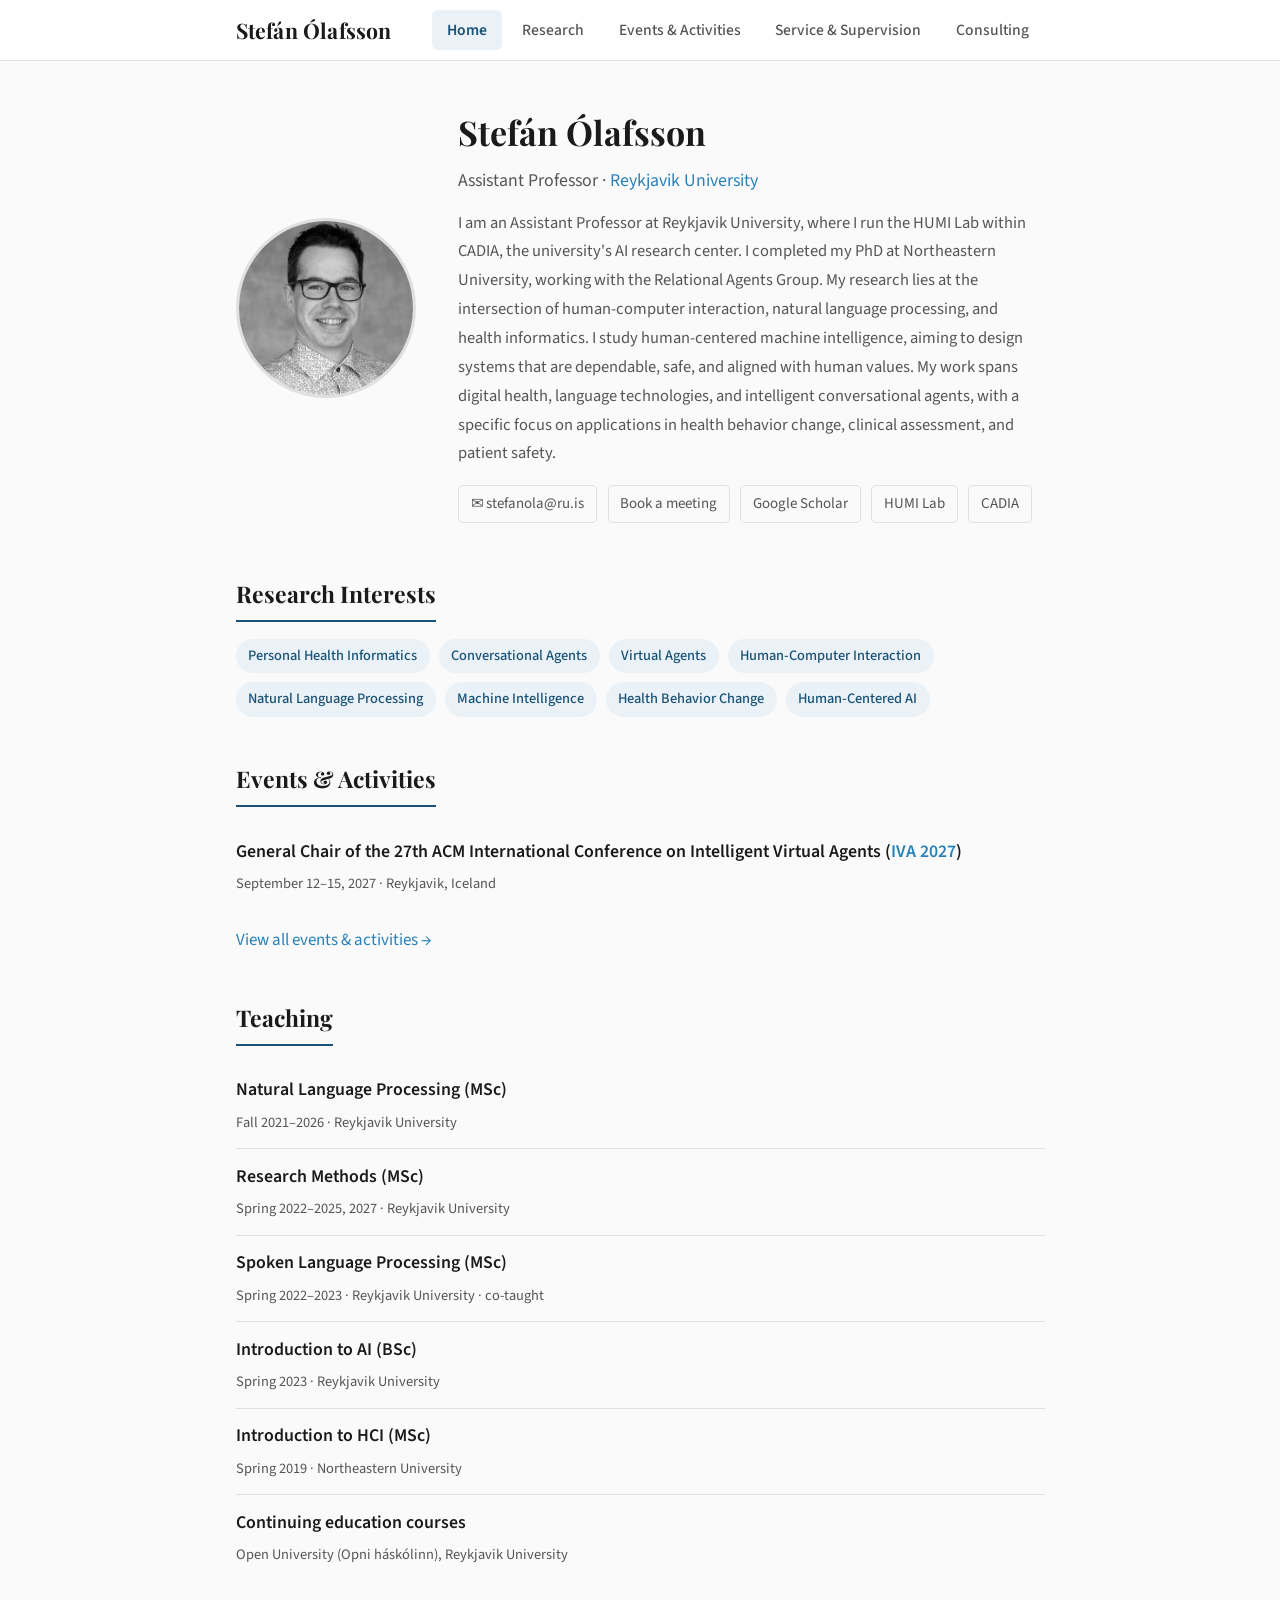
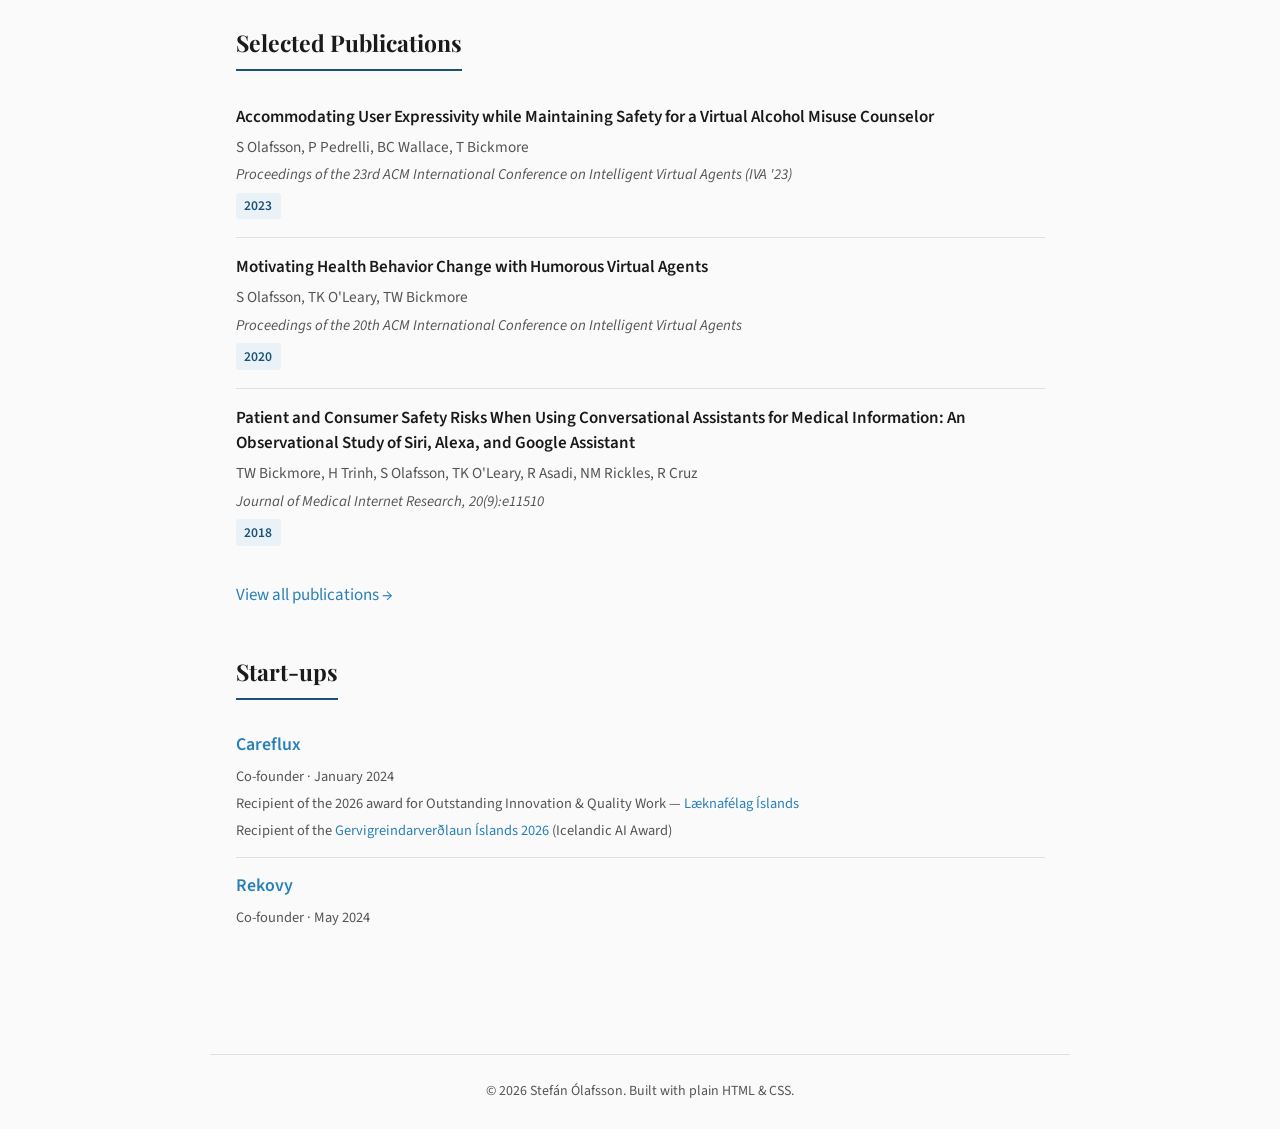
<file: index.html>
<!DOCTYPE html>
<html lang="en">
<head>
  <meta charset="UTF-8">
  <meta name="viewport" content="width=device-width, initial-scale=1.0">
  <title>Stefán Ólafsson — Assistant Professor, Reykjavik University</title>
  <meta name="description" content="Academic homepage of Stefan Olafsson, Assistant Professor at Reykjavik University. Research in personal health informatics, virtual agents, HCI, NLP, and machine learning.">
  <link rel="preconnect" href="https://fonts.googleapis.com">
  <link rel="preconnect" href="https://fonts.gstatic.com" crossorigin>
  <link href="https://fonts.googleapis.com/css2?family=Playfair+Display:wght@500;700&family=Source+Sans+3:wght@400;500;600;700&display=swap" rel="stylesheet">
  <link rel="stylesheet" href="style.css">
  <script defer src="data.js"></script>
  <script defer src="site.js"></script>
</head>
<body>
  <header>
    <div class="header-inner">
      <a href="index.html" class="site-name">Stefán Ólafsson</a>
      <button class="menu-toggle" aria-label="Toggle menu" onclick="document.querySelector('nav').classList.toggle('open')">&#9776;</button>
      <nav></nav>
    </div>
  </header>

  <main>
    <!-- Hero / Introduction -->
    <div class="hero">
      <div class="hero-photo">
        <img src="images/so.jpg" alt="Stefán Ólafsson" onerror="this.style.display='none'">
      </div>
      <div class="hero-text">
        <h1>Stefán Ólafsson</h1>
        <p class="subtitle">Assistant Professor &middot; <a href="https://www.ru.is" target="_blank" rel="noopener">Reykjavik University</a></p>
        <p class="bio">
          I am an Assistant Professor at Reykjavik University, where I run the HUMI Lab within CADIA, the university's AI research center. I completed my PhD at Northeastern University, working with the Relational Agents Group. My research lies at the intersection of human-computer interaction, natural language processing, and health informatics. I study human-centered machine intelligence, aiming to design systems that are dependable, safe, and aligned with human values. My work spans digital health, language technologies, and intelligent conversational agents, with a specific focus on applications in health behavior change, clinical assessment, and patient safety.
        </p>
        <div class="contact-links">
          <a href="mailto:stefanola@ru.is">&#9993; stefanola@ru.is</a>
          <a href="https://calendly.com/stefanola-ru/general-meeting" target="_blank" rel="noopener">Book a meeting</a>
          <a href="https://scholar.google.is/citations?user=F0xHwH8AAAAJ" target="_blank" rel="noopener">Google Scholar</a>
          <a href="https://www.humi-lab.is" target="_blank" rel="noopener">HUMI Lab</a>
          <a href="https://www.cadia.is" target="_blank" rel="noopener">CADIA</a>
          <!-- Add or remove links as needed -->
          <!-- <a href="https://github.com/YOUR_USERNAME" target="_blank" rel="noopener">GitHub</a> -->
          <!-- <a href="https://www.linkedin.com/in/YOUR_PROFILE" target="_blank" rel="noopener">LinkedIn</a> -->
        </div>
      </div>
    </div>

    <!-- Research Interests -->
    <div class="section">
      <h2>Research Interests</h2>
      <div class="tags">
        <span class="tag">Personal Health Informatics</span>
        <span class="tag">Conversational Agents</span>
        <span class="tag">Virtual Agents</span>
        <span class="tag">Human-Computer Interaction</span>
        <span class="tag">Natural Language Processing</span>
        <span class="tag">Machine Intelligence</span>
        <span class="tag">Health Behavior Change</span>
        <span class="tag">Human-Centered AI</span>
      </div>
    </div>

    <!-- Events -->
    <div class="section">
      <h2>Events &amp; Activities</h2>
      <ul class="item-list" id="highlight-events" data-count="3"></ul>
      <p style="margin-top:1rem;">
        <a href="events.html">View all events &amp; activities &rarr;</a>
      </p>
    </div>

    <!-- Teaching -->
    <div class="section">
      <h2>Teaching</h2>
      <ul class="item-list">
        <li>
          <h3>Natural Language Processing (MSc)</h3>
          <p class="item-meta">Fall 2021&ndash;2026 &middot; Reykjavik University</p>
        </li>
        <li>
          <h3>Research Methods (MSc)</h3>
          <p class="item-meta">Spring 2022&ndash;2025, 2027 &middot; Reykjavik University</p>
        </li>
        <li>
          <h3>Spoken Language Processing (MSc)</h3>
          <p class="item-meta">Spring 2022&ndash;2023 &middot; Reykjavik University &middot; co-taught</p>
        </li>
        <li>
          <h3>Introduction to AI (BSc)</h3>
          <p class="item-meta">Spring 2023 &middot; Reykjavik University</p>
        </li>
        <li>
        <h3>Introduction to HCI (MSc)</h3>
          <p class="item-meta">Spring 2019 &middot; Northeastern University</p>
        </li>
        <li>
          <h3>Continuing education courses</h3>
          <p class="item-meta">Open University (Opni h&aacute;sk&oacute;linn), Reykjavik University</p>
        </li>
      </ul>
    </div>

    <!-- Selected Publications -->
    <div class="section">
      <h2>Selected Publications</h2>
      <ul class="pub-list" id="selected-publications"></ul>
      <p style="margin-top:1rem;">
        <a href="research.html">View all publications &rarr;</a>
      </p>
    </div>

    <!-- Start-ups -->
    <div class="section">
      <h2>Start-ups</h2>
      <ul class="item-list">
        <li>
          <h3><a href="https://careflux.ai" target="_blank" rel="noopener">Careflux</a></h3>
          <p class="item-meta">Co-founder &middot; January 2024</p>
          <p class="item-meta">Recipient of the 2026 award for Outstanding Innovation &amp; Quality Work &mdash; <a href="https://www.lis.is/is/um-li/frettakerfi/vidurkenningar-a-degi-laekna-2026" target="_blank" rel="noopener">L&aelig;knaf&eacute;lag &Iacute;slands</a></p>
          <p class="item-meta">Recipient of the <a href="https://www.mbl.is/vidskipti/frettir/2026/05/18/careflux_og_bara_tala_hljota_gervigreindarverdlaun_/" target="_blank" rel="noopener">Gervigreindarver&eth;laun &Iacute;slands 2026</a> (Icelandic AI Award)</p>
        </li>
        <li>
          <h3><a href="https://rekovy.com" target="_blank" rel="noopener">Rekovy</a></h3>
          <p class="item-meta">Co-founder &middot; May 2024</p>
        </li>
      </ul>
    </div>
  </main>

  <footer>
    &copy; 2026 Stefán Ólafsson. Built with plain HTML &amp; CSS.
  </footer>
</body>
</html>
</file>
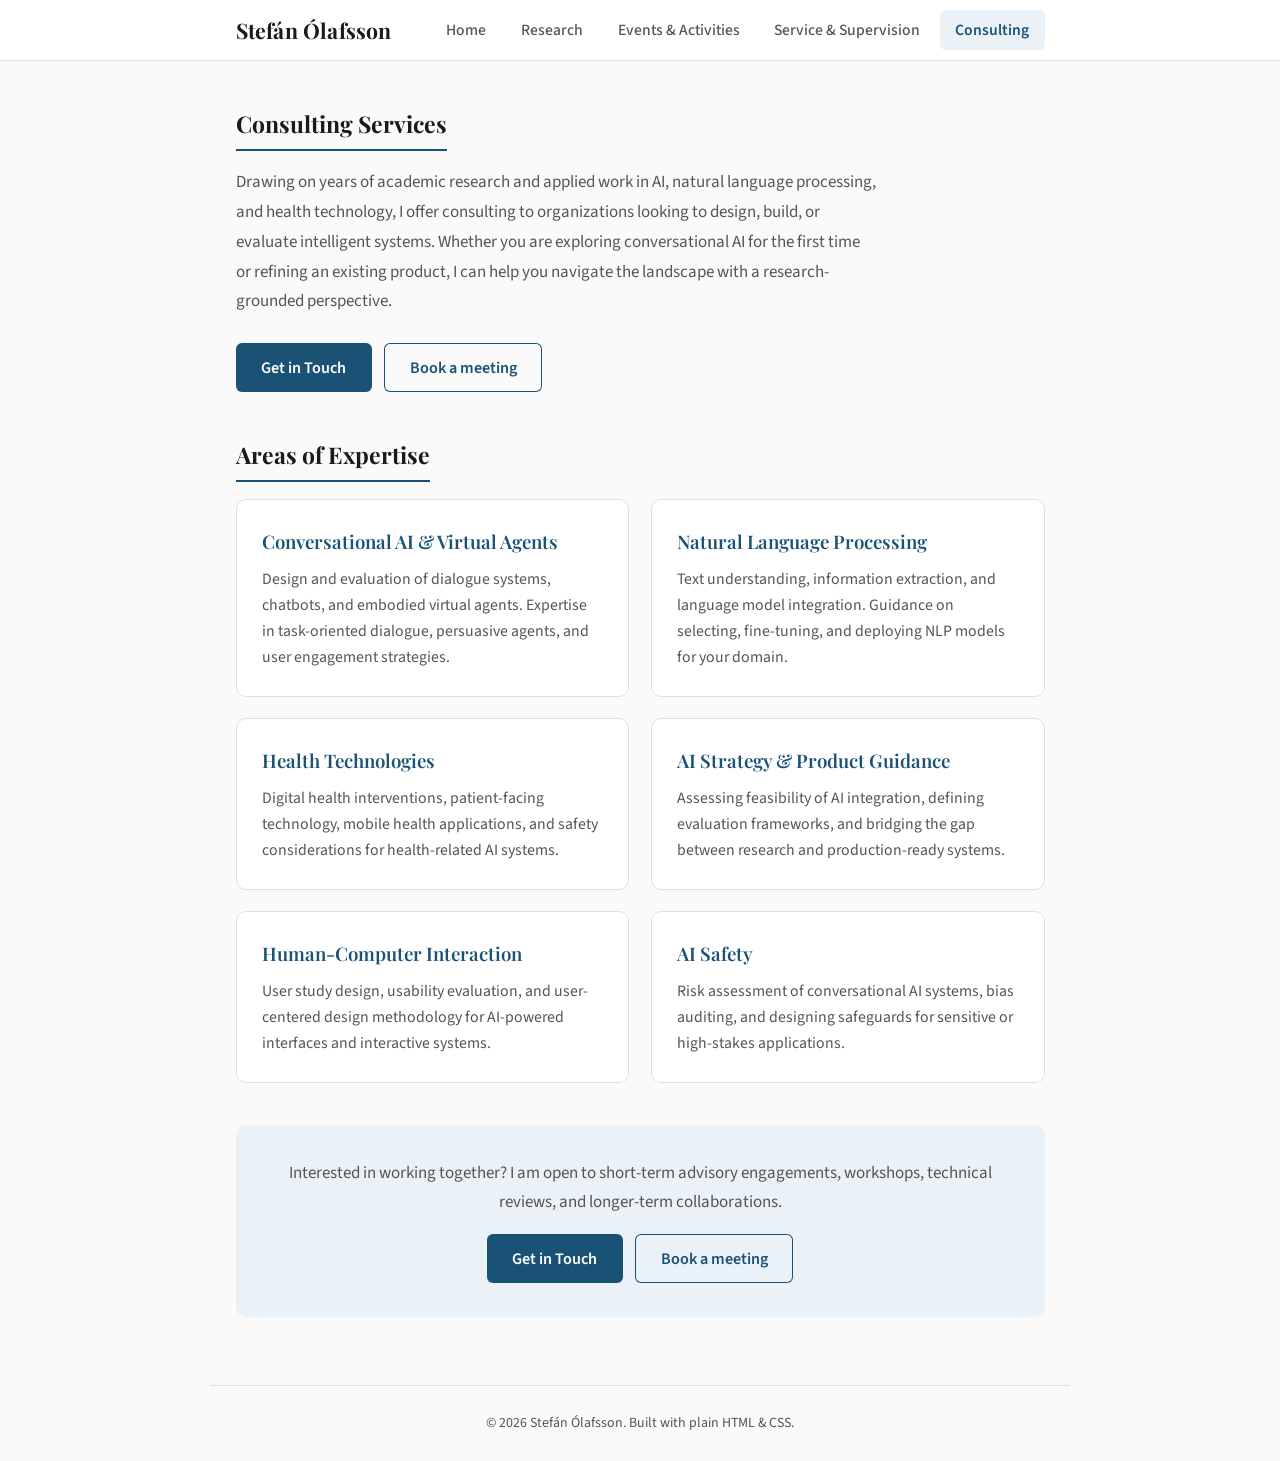
<file: consulting.html>
<!DOCTYPE html>
<html lang="en">
<head>
  <meta charset="UTF-8">
  <meta name="viewport" content="width=device-width, initial-scale=1.0">
  <title>Consulting — Stefán Ólafsson</title>
  <meta name="description" content="Consulting services offered by Stefan Olafsson in AI, NLP, conversational agents, and health technology.">
  <link rel="preconnect" href="https://fonts.googleapis.com">
  <link rel="preconnect" href="https://fonts.gstatic.com" crossorigin>
  <link href="https://fonts.googleapis.com/css2?family=Playfair+Display:wght@500;700&family=Source+Sans+3:wght@400;500;600;700&display=swap" rel="stylesheet">
  <link rel="stylesheet" href="style.css">
  <script defer src="data.js"></script>
  <script defer src="site.js"></script>
</head>
<body>
  <header>
    <div class="header-inner">
      <a href="index.html" class="site-name">Stefán Ólafsson</a>
      <button class="menu-toggle" aria-label="Toggle menu" onclick="document.querySelector('nav').classList.toggle('open')">&#9776;</button>
      <nav></nav>
    </div>
  </header>

  <main>
    <div class="section">
      <h2>Consulting Services</h2>
      <p style="max-width:640px;color:var(--color-text-secondary);margin-bottom:1.5rem;line-height:1.75;">
        Drawing on years of academic research and applied work in AI, natural language processing,
        and health technology, I offer consulting to organizations looking to design, build, or
        evaluate intelligent systems. Whether you are exploring conversational AI for the first time
        or refining an existing product, I can help you navigate the landscape with a research-grounded perspective.
      </p>
      <div class="btn-group">
        <a href="mailto:stef.olafsson@gmail.com" class="btn">Get in Touch</a>
        <a href="https://calendly.com/stefanola-ru/general-meeting" target="_blank" rel="noopener" class="btn btn-secondary">Book a meeting</a>
      </div>
    </div>

    <div class="section">
      <h2>Areas of Expertise</h2>
      <div class="card-grid">
        <div class="card">
          <h3>Conversational AI &amp; Virtual Agents</h3>
          <p>
            Design and evaluation of dialogue systems, chatbots, and embodied virtual agents.
            Expertise in task-oriented dialogue, persuasive agents, and user engagement strategies.
          </p>
        </div>
        <div class="card">
          <h3>Natural Language Processing</h3>
          <p>
            Text understanding, information extraction, and language model integration.
            Guidance on selecting, fine-tuning, and deploying NLP models for your domain.
          </p>
        </div>
        <div class="card">
          <h3>Health Technologies</h3>
          <p>
            Digital health interventions, patient-facing technology, mobile health applications,
            and safety considerations for health-related AI systems.
          </p>
        </div>
        <div class="card">
          <h3>AI Strategy &amp; Product Guidance</h3>
          <p>
            Assessing feasibility of AI integration, defining evaluation frameworks,
            and bridging the gap between research and production-ready systems.
          </p>
        </div>
        <div class="card">
          <h3>Human-Computer Interaction</h3>
          <p>
            User study design, usability evaluation, and user-centered design methodology
            for AI-powered interfaces and interactive systems.
          </p>
        </div>
        <div class="card">
          <h3>AI Safety</h3>
          <p>
            Risk assessment of conversational AI systems, bias auditing, and designing
            safeguards for sensitive or high-stakes applications.
          </p>
        </div>
      </div>
    </div>

    <div class="cta-section">
      <p>
        Interested in working together? I am open to short-term advisory engagements,
        workshops, technical reviews, and longer-term collaborations.
      </p>
      <div class="btn-group" style="justify-content:center;">
        <a href="mailto:stef.olafsson@gmail.com" class="btn">Get in Touch</a>
        <a href="https://calendly.com/stefanola-ru/general-meeting" target="_blank" rel="noopener" class="btn btn-secondary">Book a meeting</a>
      </div>
    </div>
  </main>

  <footer>
    &copy; 2026 Stefán Ólafsson. Built with plain HTML &amp; CSS.
  </footer>
</body>
</html>
</file>
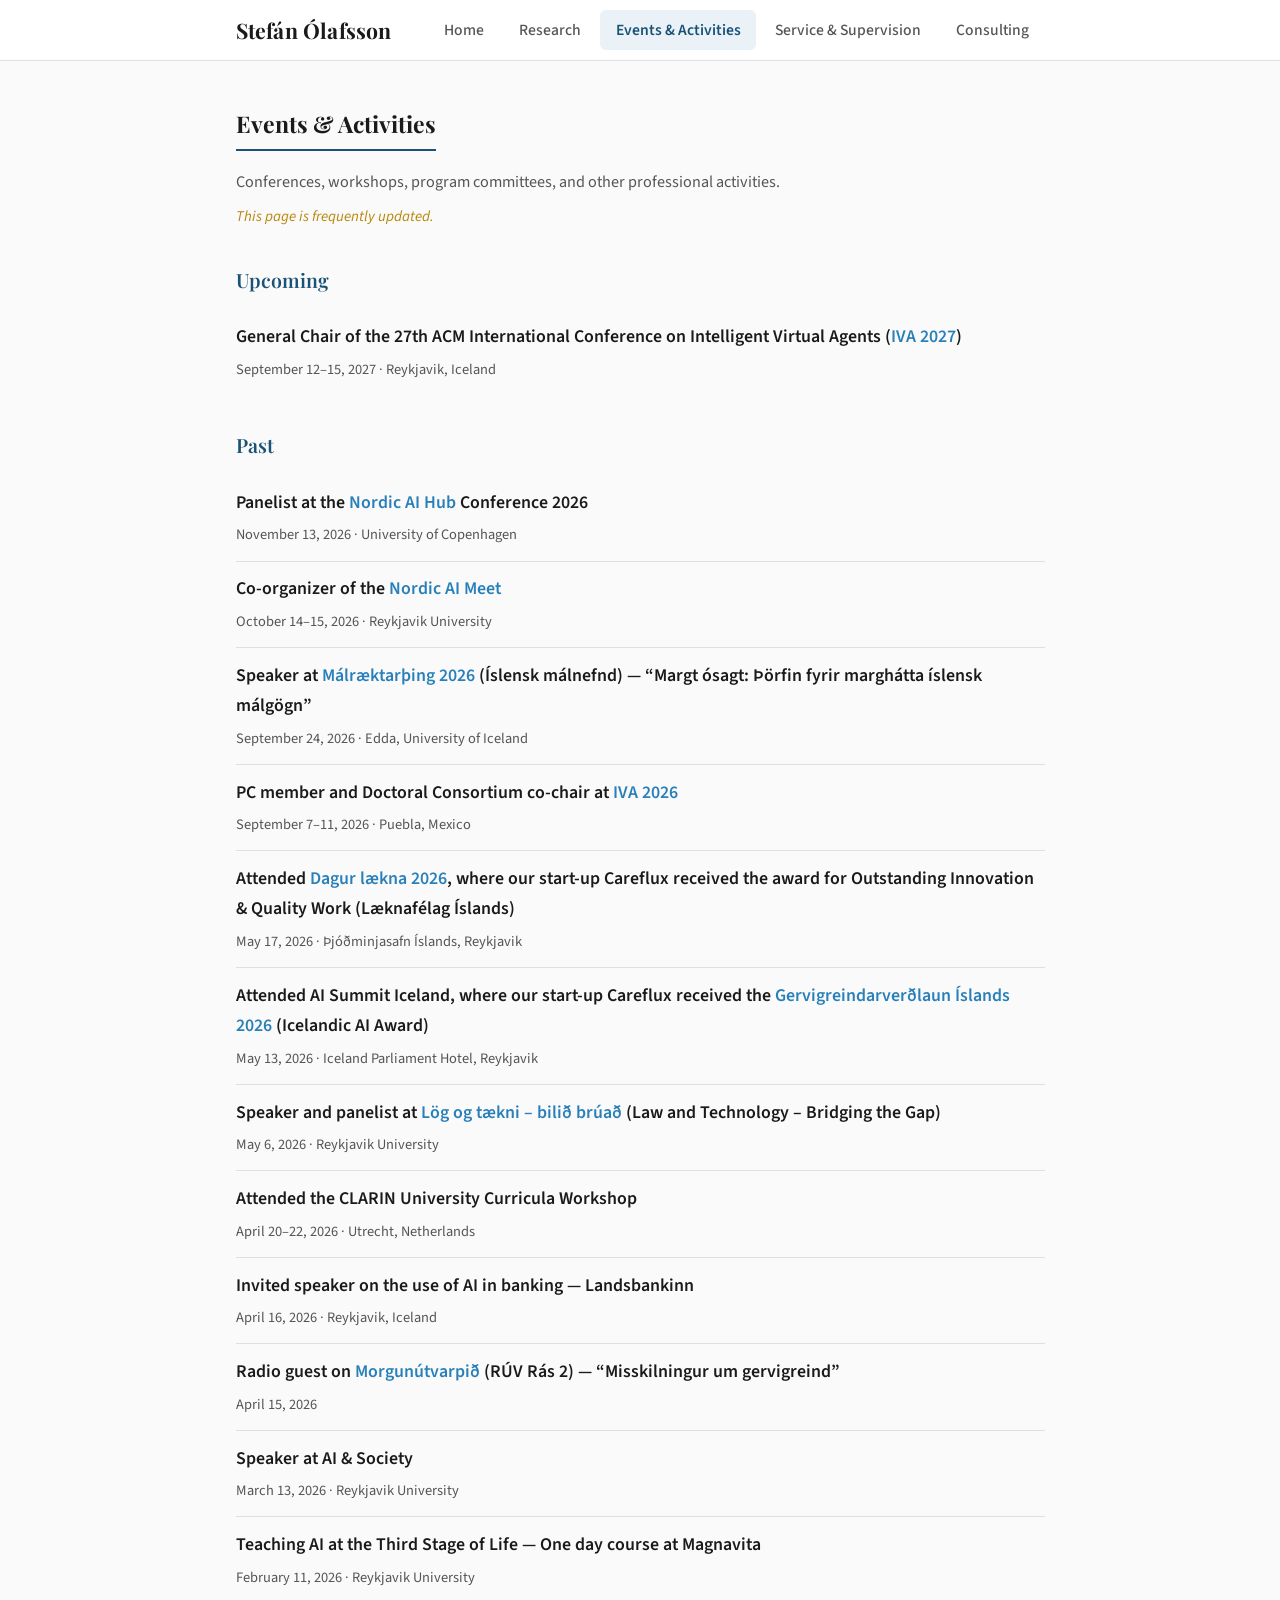
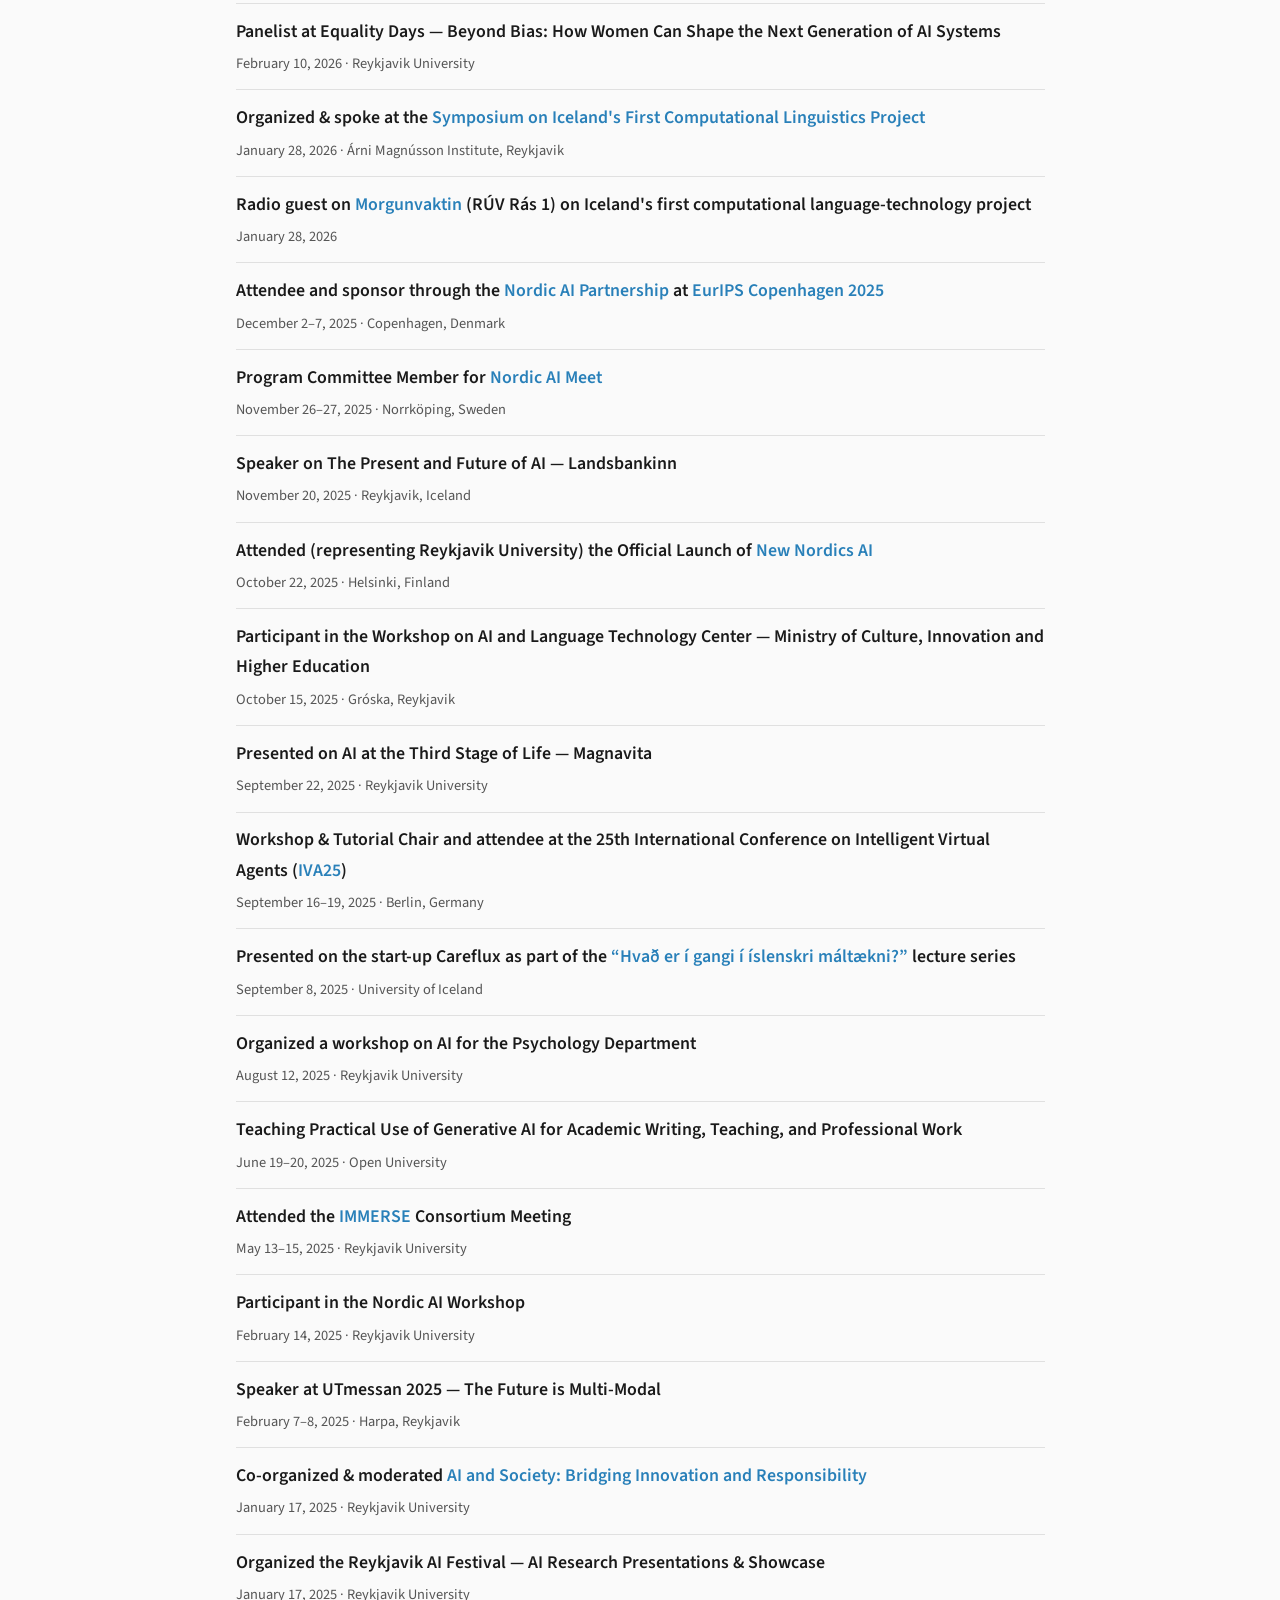
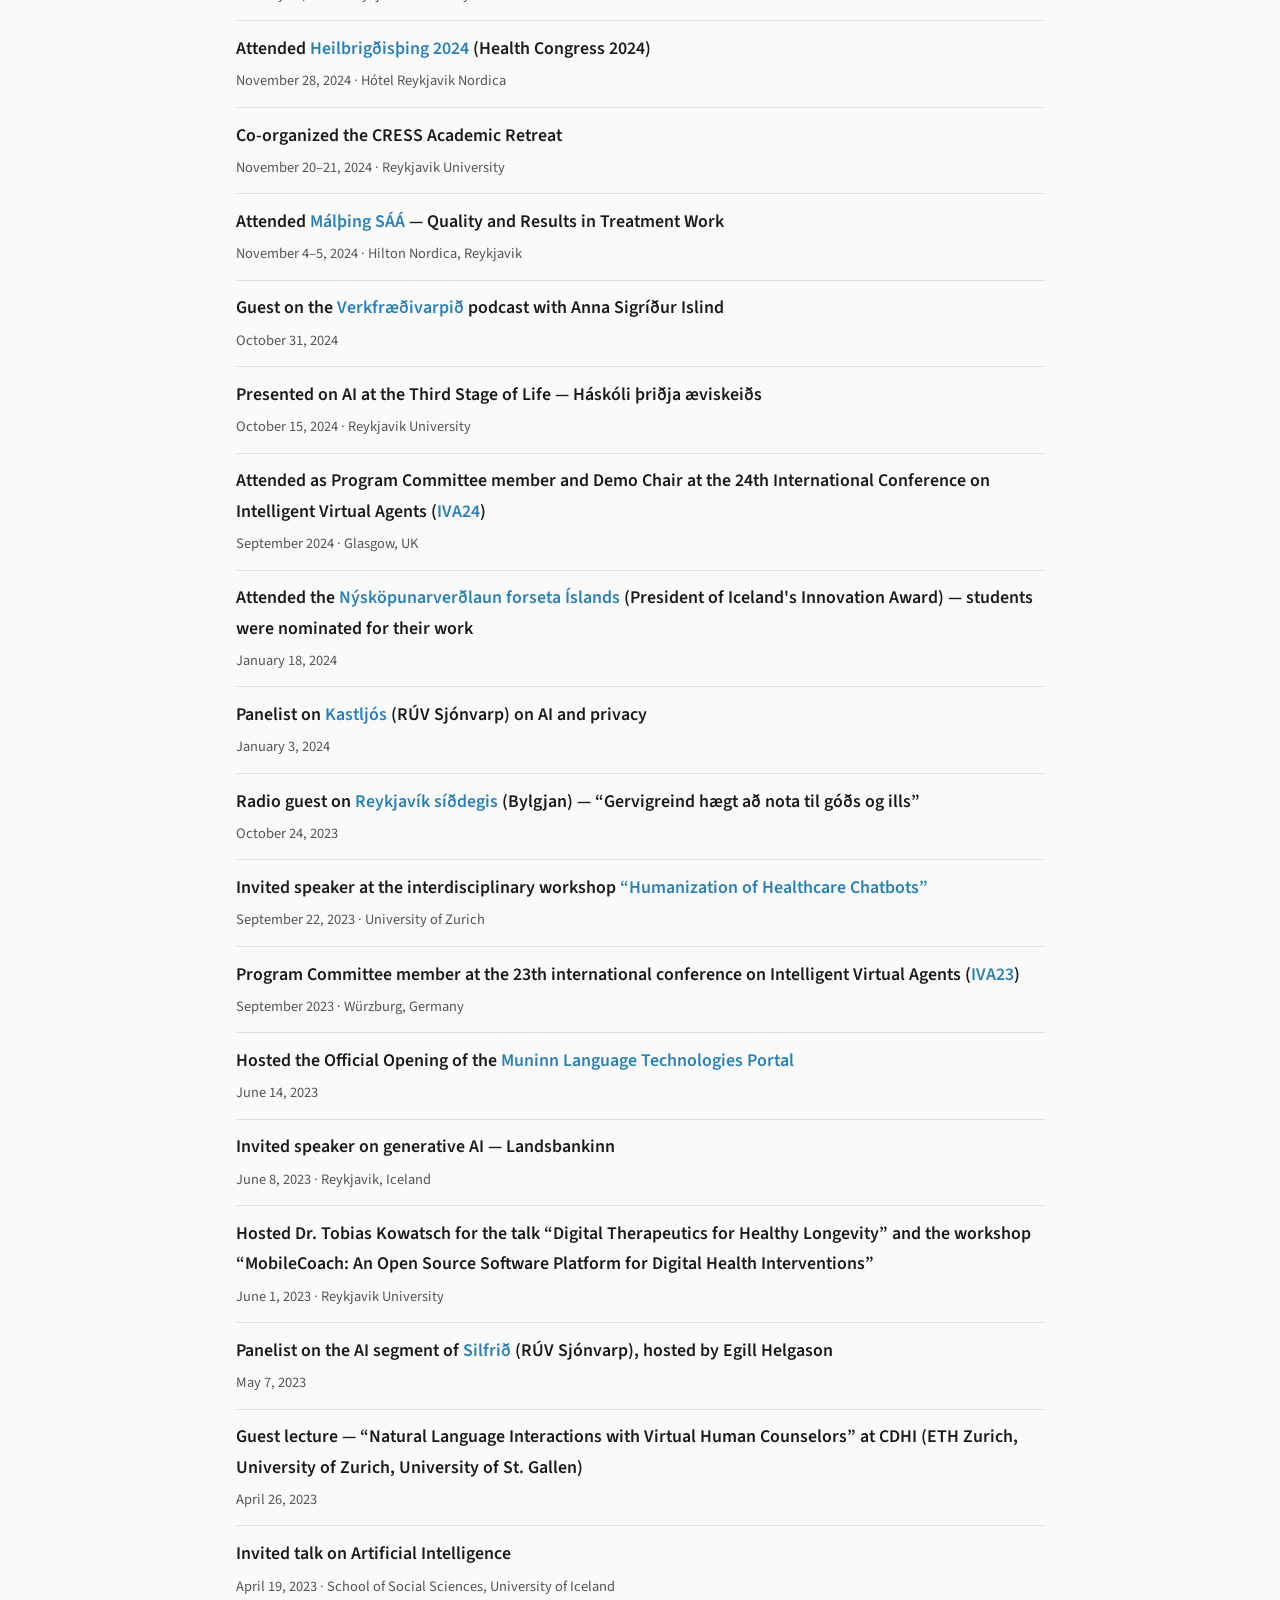
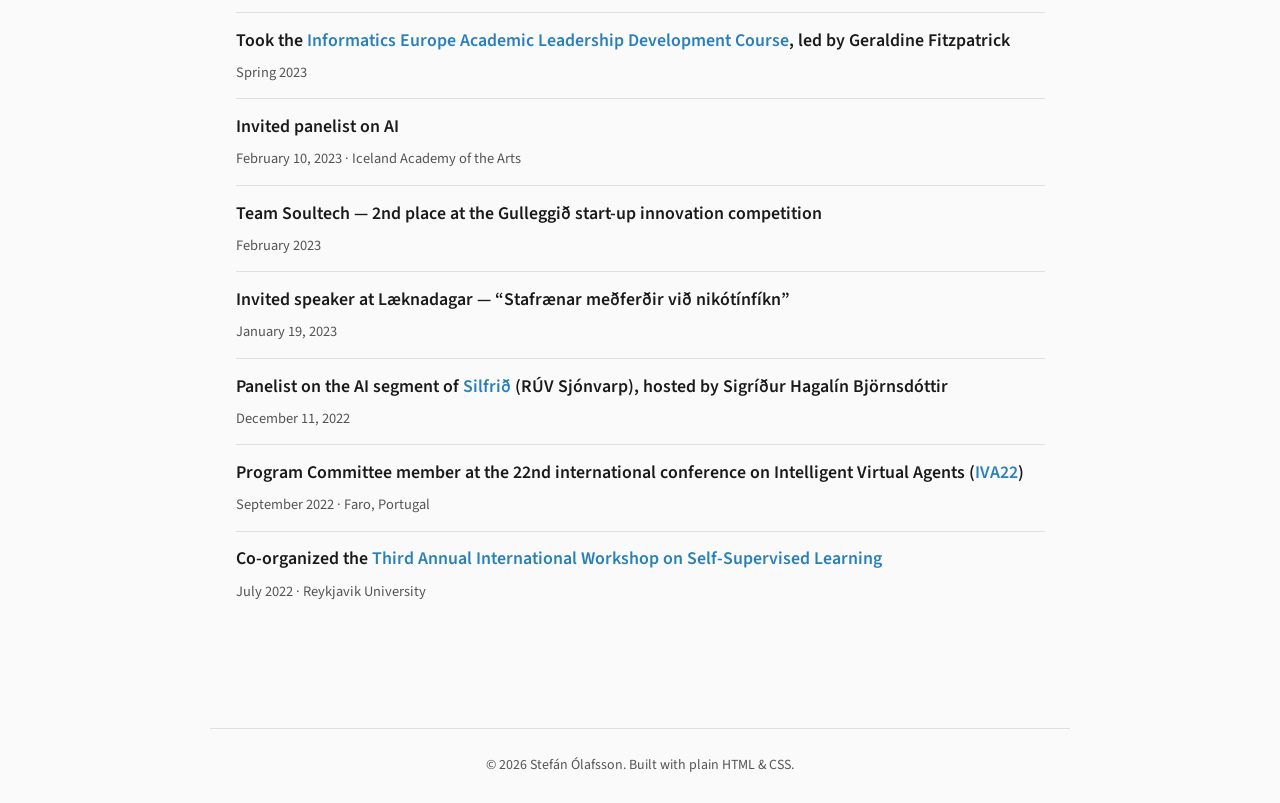
<file: events.html>
<!DOCTYPE html>
<html lang="en">
<head>
  <meta charset="UTF-8">
  <meta name="viewport" content="width=device-width, initial-scale=1.0">
  <title>Events &amp; Activities — Stefán Ólafsson</title>
  <meta name="description" content="Conferences, workshops, talks, and professional activities involving Stefán Ólafsson.">
  <link rel="preconnect" href="https://fonts.googleapis.com">
  <link rel="preconnect" href="https://fonts.gstatic.com" crossorigin>
  <link href="https://fonts.googleapis.com/css2?family=Playfair+Display:wght@500;700&family=Source+Sans+3:wght@400;500;600;700&display=swap" rel="stylesheet">
  <link rel="stylesheet" href="style.css">
  <script defer src="data.js"></script>
  <script defer src="site.js"></script>
</head>
<body>
  <header>
    <div class="header-inner">
      <a href="index.html" class="site-name">Stefán Ólafsson</a>
      <button class="menu-toggle" aria-label="Toggle menu" onclick="document.querySelector('nav').classList.toggle('open')">&#9776;</button>
      <nav></nav>
    </div>
  </header>

  <main>
    <div class="section">
      <h2>Events &amp; Activities</h2>
      <p style="margin-bottom:0.5rem;color:var(--color-text-secondary);font-size:0.95rem;">
        Conferences, workshops, program committees, and other professional activities.
      </p>
      <p style="margin-bottom:1.25rem;color:#b8860b;font-size:0.88rem;font-style:italic;">
        This page is frequently updated.
      </p>
      <noscript>
        <p style="color:var(--color-text-secondary);font-size:0.95rem;">
          Event listings require JavaScript to be enabled.
        </p>
      </noscript>

      <!-- ── Upcoming ── -->
      <h3 style="margin-top:2rem;margin-bottom:0.75rem;font-family:var(--font-heading);font-size:1.15rem;color:var(--color-accent);">Upcoming</h3>
      <ul class="item-list" id="upcoming-events"></ul>

      <!-- ── Past ── -->
      <h3 style="margin-top:2rem;margin-bottom:0.75rem;font-family:var(--font-heading);font-size:1.15rem;color:var(--color-accent);">Past</h3>
      <ul class="item-list" id="past-events"></ul>
    </div>
  </main>

  <footer>
    &copy; 2026 Stefán Ólafsson. Built with plain HTML &amp; CSS.
  </footer>
</body>
</html>
</file>
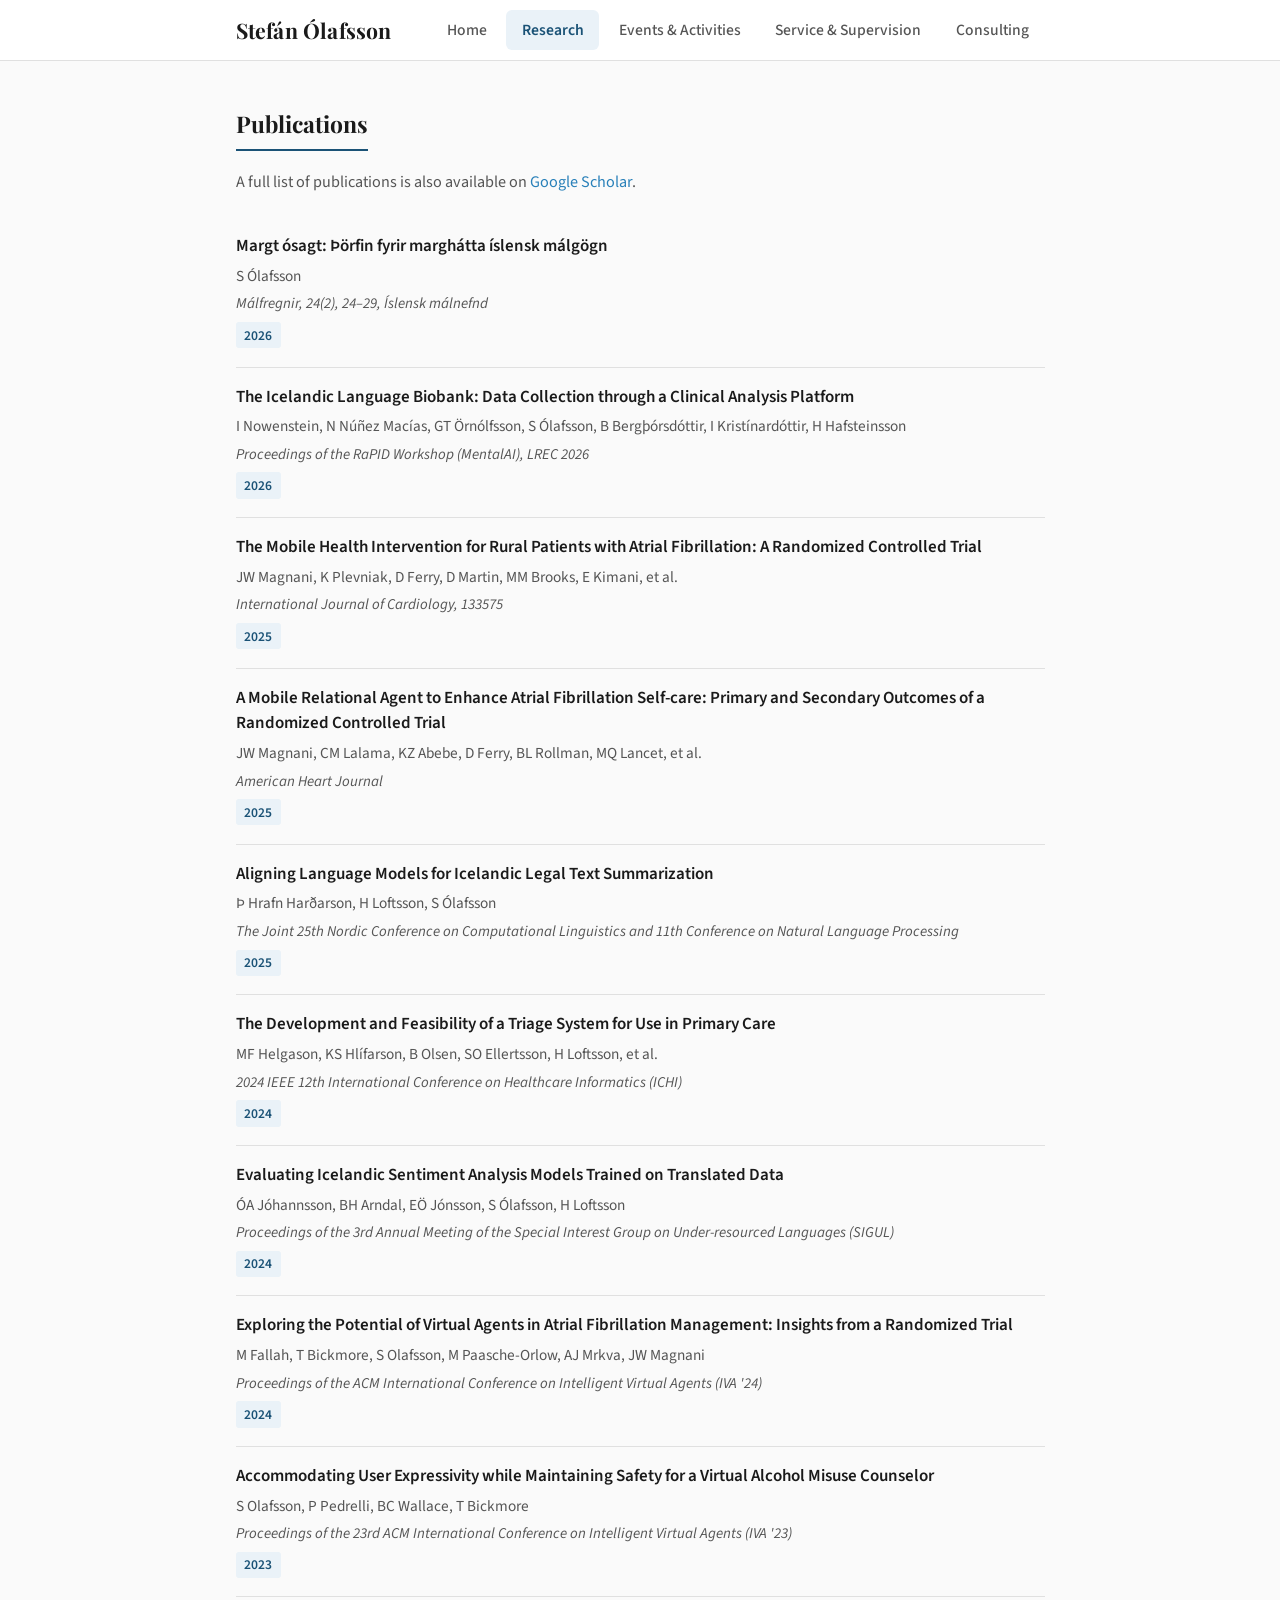
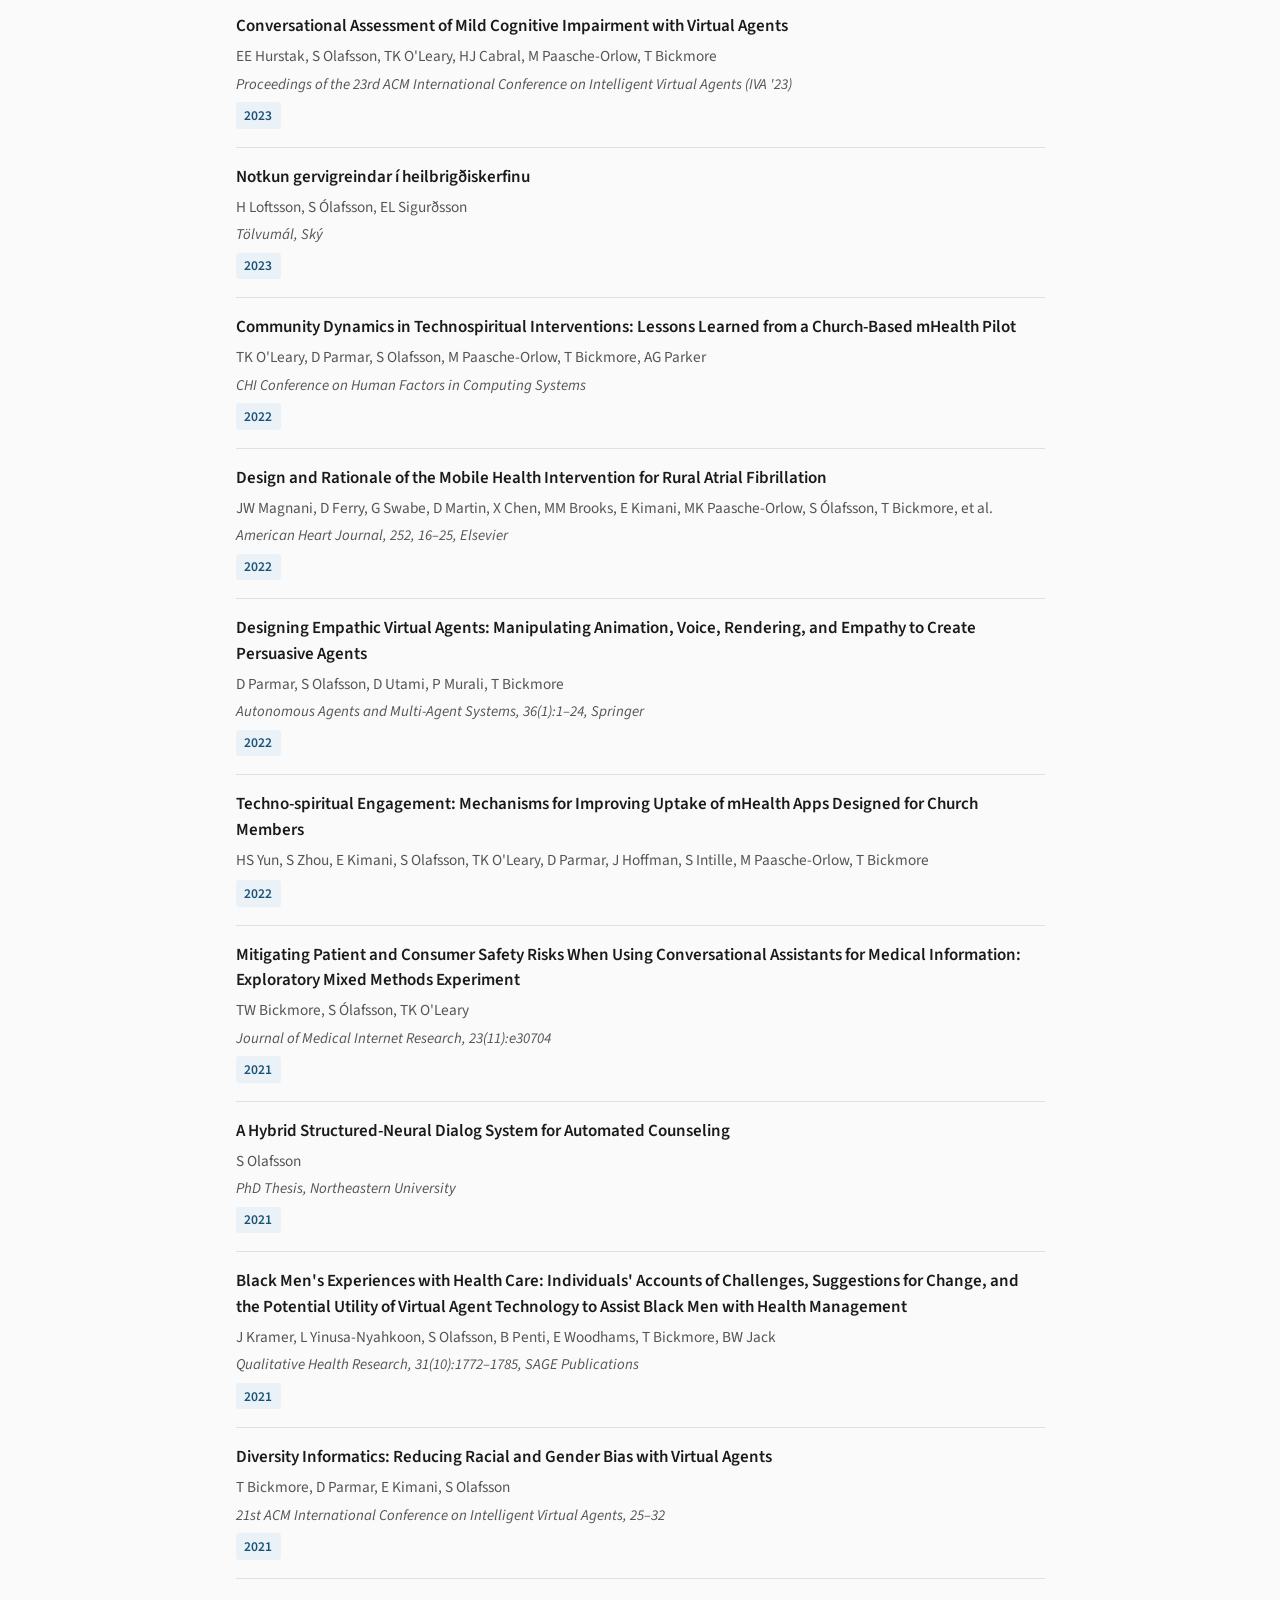
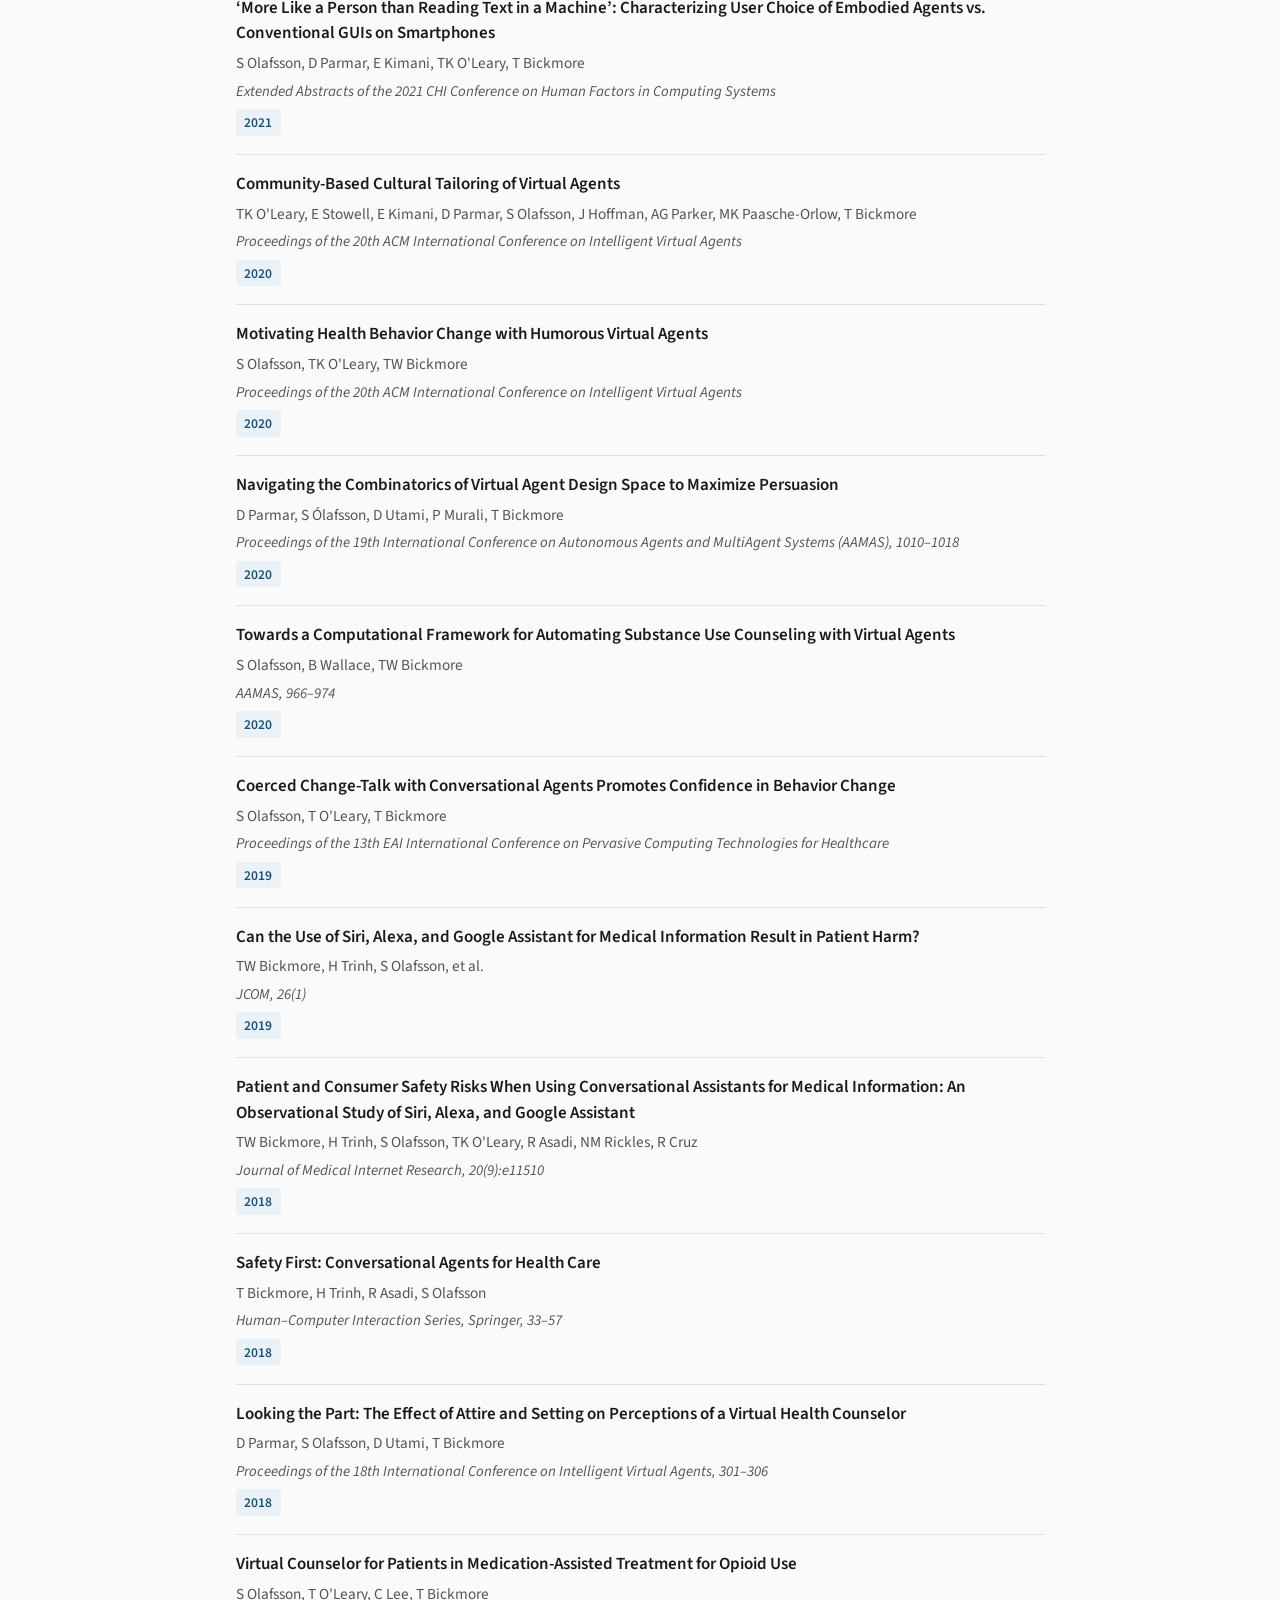
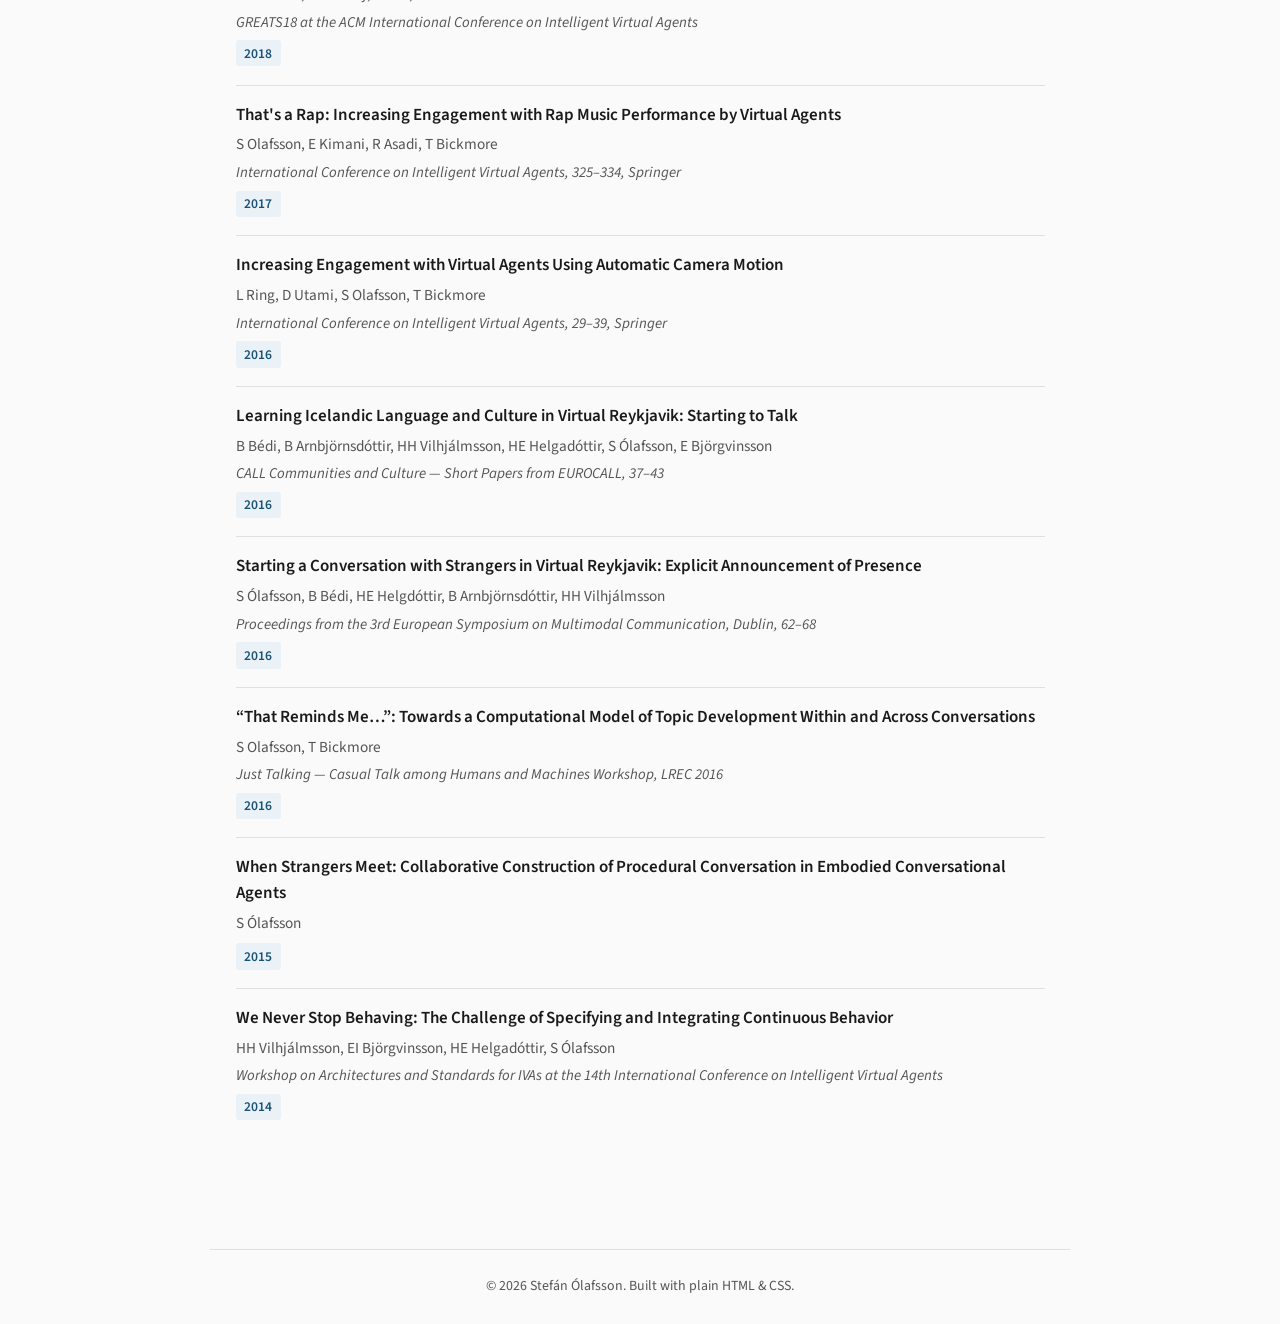
<file: research.html>
<!DOCTYPE html>
<html lang="en">
<head>
  <meta charset="UTF-8">
  <meta name="viewport" content="width=device-width, initial-scale=1.0">
  <title>Research — Stefán Ólafsson</title>
  <meta name="description" content="Publications and research by Stefán Ólafsson in health informatics, conversational agents, HCI, and NLP.">
  <link rel="preconnect" href="https://fonts.googleapis.com">
  <link rel="preconnect" href="https://fonts.gstatic.com" crossorigin>
  <link href="https://fonts.googleapis.com/css2?family=Playfair+Display:wght@500;700&family=Source+Sans+3:wght@400;500;600;700&display=swap" rel="stylesheet">
  <link rel="stylesheet" href="style.css">
  <script defer src="data.js"></script>
  <script defer src="site.js"></script>
</head>
<body>
  <header>
    <div class="header-inner">
      <a href="index.html" class="site-name">Stefán Ólafsson</a>
      <button class="menu-toggle" aria-label="Toggle menu" onclick="document.querySelector('nav').classList.toggle('open')">&#9776;</button>
      <nav></nav>
    </div>
  </header>

  <main>
    <div class="section">
      <h2>Publications</h2>
      <p style="margin-bottom:1.25rem;color:var(--color-text-secondary);font-size:0.95rem;">
        A full list of publications is also available on
        <a href="https://scholar.google.is/citations?user=F0xHwH8AAAAJ&hl=en" target="_blank" rel="noopener">Google Scholar</a>.
      </p>
      <noscript>
        <p style="color:var(--color-text-secondary);font-size:0.95rem;">
          The publication list requires JavaScript. Please see
          <a href="https://scholar.google.is/citations?user=F0xHwH8AAAAJ&hl=en" target="_blank" rel="noopener">Google Scholar</a>
          for the full list.
        </p>
      </noscript>

      <ul class="pub-list" id="all-publications"></ul>
    </div>
  </main>

  <footer>
    &copy; 2026 Stefán Ólafsson. Built with plain HTML &amp; CSS.
  </footer>
</body>
</html>
</file>
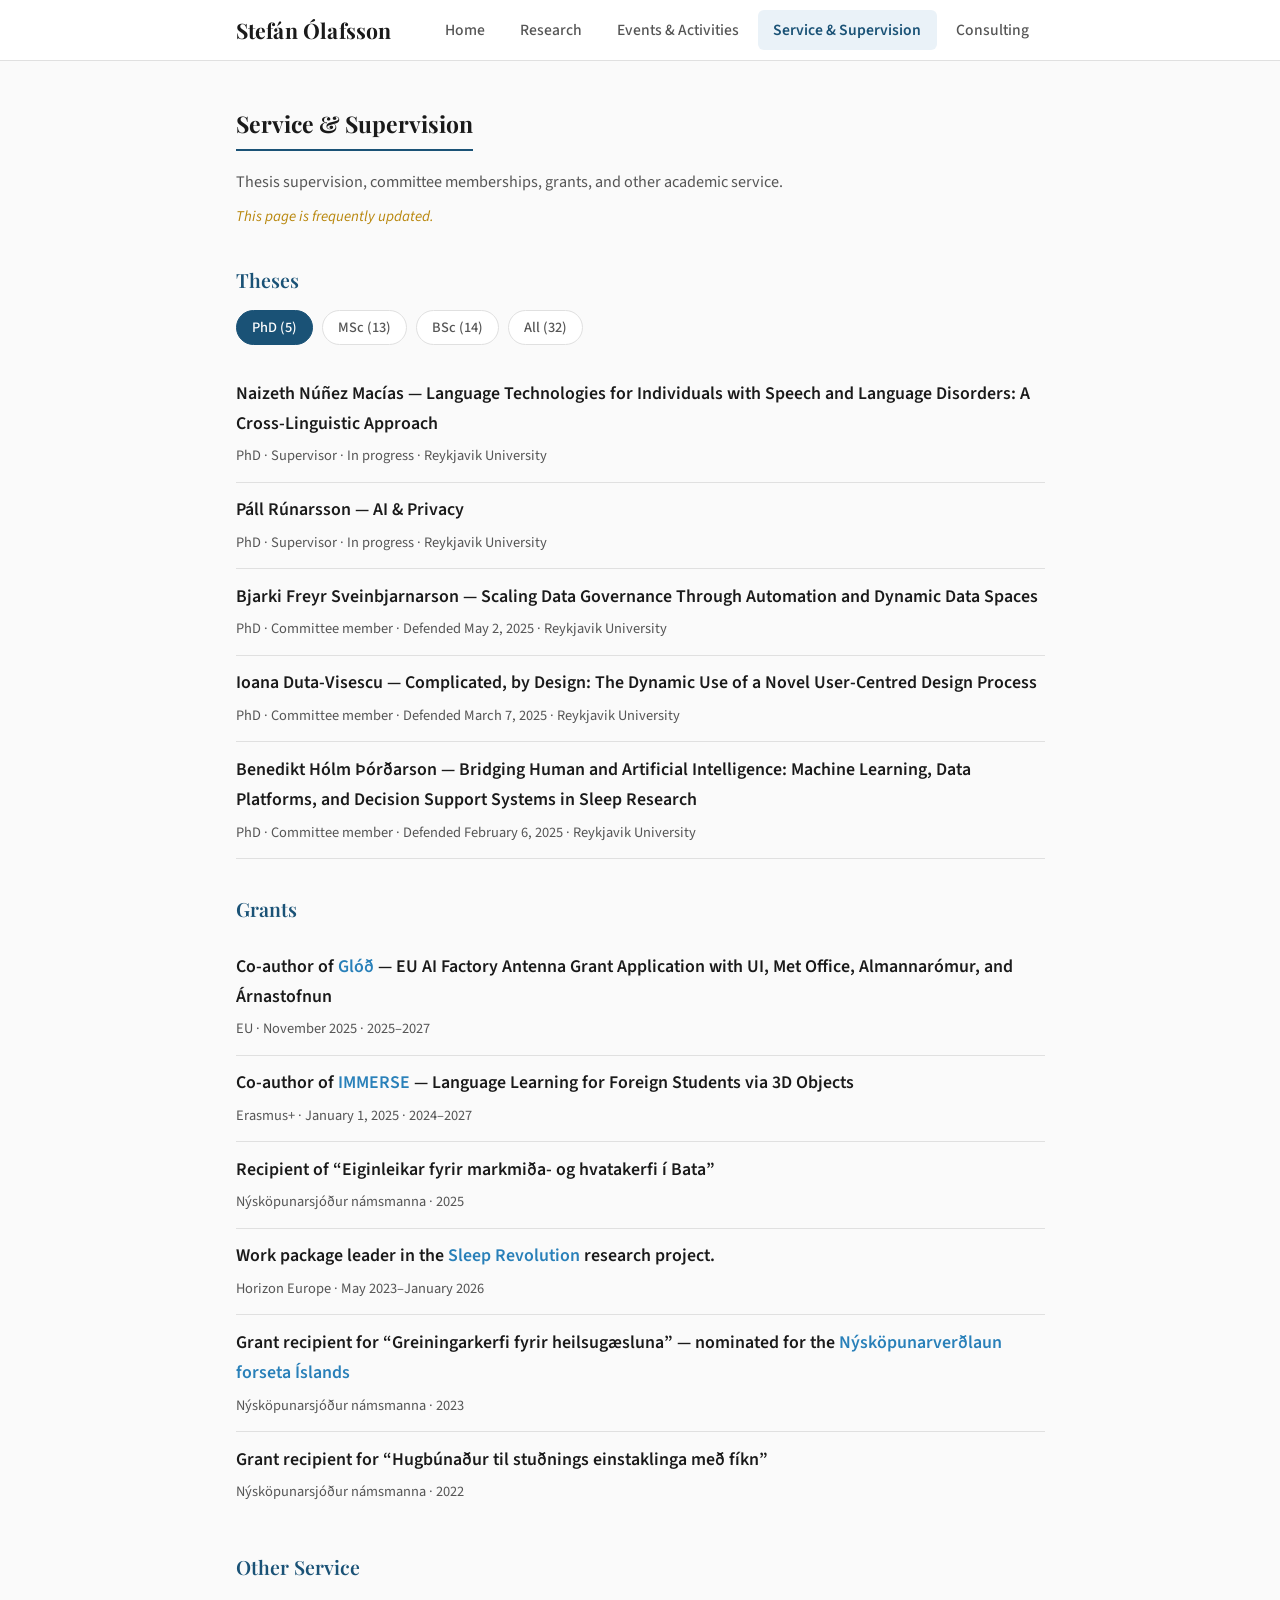
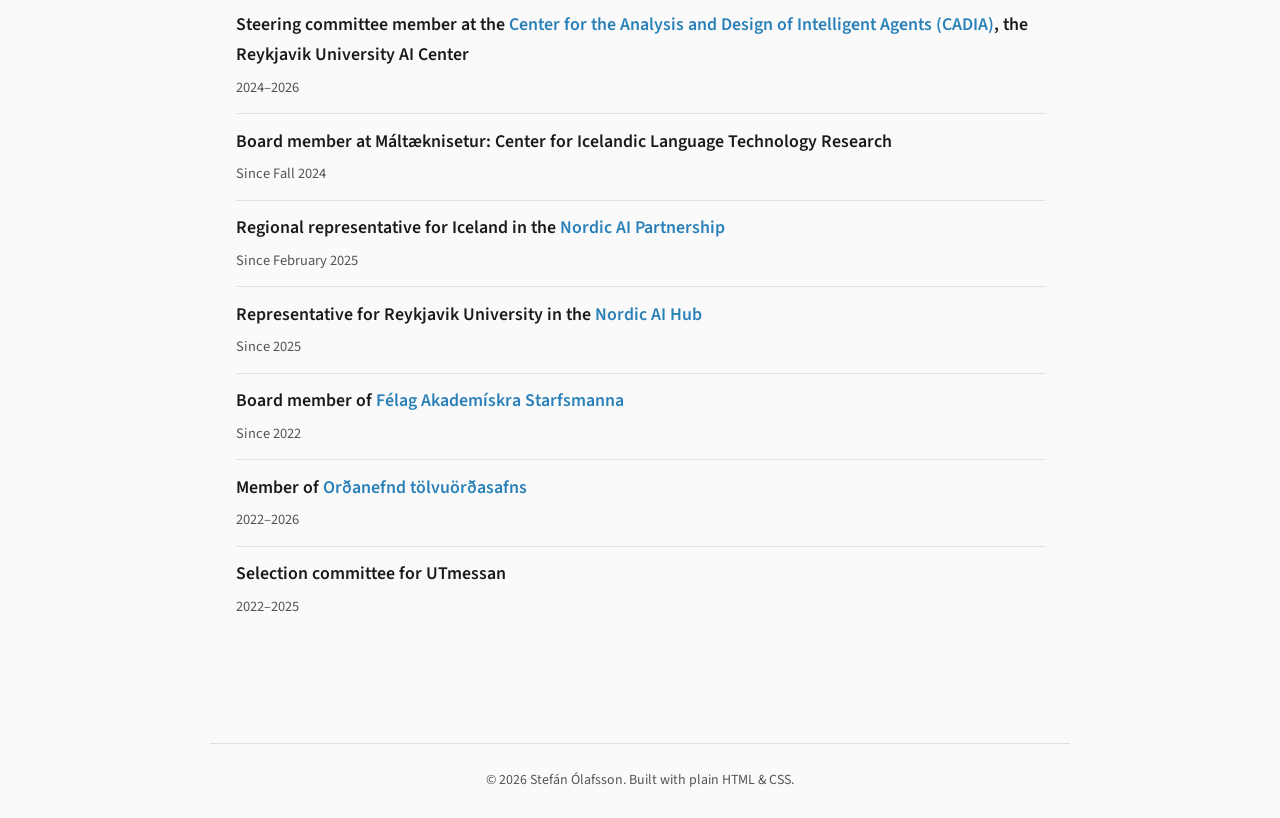
<file: service.html>
<!DOCTYPE html>
<html lang="en">
<head>
  <meta charset="UTF-8">
  <meta name="viewport" content="width=device-width, initial-scale=1.0">
  <title>Service &amp; Supervision — Stefán Ólafsson</title>
  <meta name="description" content="Academic service, thesis supervision, program committees, and grants by Stefán Ólafsson.">
  <link rel="preconnect" href="https://fonts.googleapis.com">
  <link rel="preconnect" href="https://fonts.gstatic.com" crossorigin>
  <link href="https://fonts.googleapis.com/css2?family=Playfair+Display:wght@500;700&family=Source+Sans+3:wght@400;500;600;700&display=swap" rel="stylesheet">
  <link rel="stylesheet" href="style.css">
  <script defer src="data.js"></script>
  <script defer src="site.js"></script>
</head>
<body>
  <header>
    <div class="header-inner">
      <a href="index.html" class="site-name">Stefán Ólafsson</a>
      <button class="menu-toggle" aria-label="Toggle menu" onclick="document.querySelector('nav').classList.toggle('open')">&#9776;</button>
      <nav></nav>
    </div>
  </header>

  <main>
    <div class="section">
      <h2>Service &amp; Supervision</h2>
      <p style="margin-bottom:0.5rem;color:var(--color-text-secondary);font-size:0.95rem;">
        Thesis supervision, committee memberships, grants, and other academic service.
      </p>
      <p style="margin-bottom:1.25rem;color:#b8860b;font-size:0.88rem;font-style:italic;">
        This page is frequently updated.
      </p>

      <!-- ── Theses ── -->
      <h3 style="margin-top:2rem;margin-bottom:0.75rem;font-family:var(--font-heading);font-size:1.15rem;color:var(--color-accent);">Theses</h3>
      <div class="theses-filter" id="theses-tabs"></div>
      <ul class="item-list" id="theses-list"></ul>
      <noscript>
        <p style="color:var(--color-text-secondary);font-size:0.95rem;">
          A full list of supervised theses is available on the
          <a href="https://humi-lab.is/publications.html" target="_blank" rel="noopener">HUMI Lab publications page</a>.
        </p>
      </noscript>

      <!-- ── Grants ── -->
      <h3 style="margin-top:2rem;margin-bottom:0.75rem;font-family:var(--font-heading);font-size:1.15rem;color:var(--color-accent);">Grants</h3>
      <ul class="item-list">
        <li>
          <h3>Co-author of <a href="https://glod.ai" target="_blank" rel="noopener">Gl&oacute;&eth;</a> — EU AI Factory Antenna Grant Application with UI, Met Office, Almannar&oacute;mur, and &Aacute;rnastofnun</h3>
          <p class="item-meta">EU &middot; November 2025 &middot; 2025&ndash;2027</p>
        </li>
        <li>
          <h3>Co-author of <a href="https://immerse-erasmus.eu" target="_blank" rel="noopener">IMMERSE</a> — Language Learning for Foreign Students via 3D Objects</h3>
          <p class="item-meta">Erasmus+ &middot; January 1, 2025 &middot; 2024&ndash;2027</p>
        </li>
        <li>
          <h3>Recipient of &ldquo;Eiginleikar fyrir markmi&eth;a- og hvatakerfi &iacute; Bata&rdquo;</h3>
          <p class="item-meta">N&yacute;sk&ouml;punarsj&oacute;&eth;ur n&aacute;msmanna &middot; 2025</p>
        </li>
        <li>
          <h3>Work package leader in the <a href="https://sleeprevolution.eu/en/home/" target="_blank" rel="noopener">Sleep Revolution</a> research project.</h3>
          <p class="item-meta">Horizon Europe &middot; May 2023&ndash;January 2026</p>
        </li>
        <li>
          <h3>Grant recipient for &ldquo;Greiningarkerfi fyrir heilsug&aelig;sluna&rdquo; &mdash; nominated for the <a href="https://gudni.forseti.is/fréttir/2024-01-18-nýskoepunarverðlaun-forseta-íslands/" target="_blank" rel="noopener">N&yacute;sk&ouml;punarver&eth;laun forseta &Iacute;slands</a></h3>
          <p class="item-meta">N&yacute;sk&ouml;punarsj&oacute;&eth;ur n&aacute;msmanna &middot; 2023</p>
        </li>
        <li>
          <h3>Grant recipient for &ldquo;Hugb&uacute;na&eth;ur til stu&eth;nings einstaklinga me&eth; f&iacute;kn&rdquo;</h3>
          <p class="item-meta">N&yacute;sk&ouml;punarsj&oacute;&eth;ur n&aacute;msmanna &middot; 2022</p>
        </li>
        <!-- Co-writer of multiple start-up grants. For Careflux: Sproti, Vöxtur x2, Markáætlun í máltækni, Markaðsþróun. For Rekovy: Sproti. -->
        
      </ul>

      <!-- ── Program Committees ── 
      <h3 style="margin-top:2rem;margin-bottom:0.75rem;font-family:var(--font-heading);font-size:1.15rem;color:var(--color-accent);">Program Committees</h3>
      <ul class="item-list">
        
      </ul>
      -->

      <!-- ── Other Service ── -->
      <h3 style="margin-top:2rem;margin-bottom:0.75rem;font-family:var(--font-heading);font-size:1.15rem;color:var(--color-accent);">Other Service</h3>
      <ul class="item-list">
        <li>
          <h3>Steering committee member at the <a href="https://cadia.ru.is" target="_blank" rel="noopener">Center for the Analysis and Design of Intelligent Agents (CADIA)</a>, the Reykjavik University AI Center</h3>
          <p class="item-meta">2024&ndash;2026</p>
        </li>
        <li>
          <h3>Board member at M&aacute;lt&aelig;knisetur: Center for Icelandic Language Technology Research</h3>
          <p class="item-meta">Since Fall 2024</p>
        </li>
        <li>
          <h3>Regional representative for Iceland in the <a href="https://nordicpartnership.ai" target="_blank" rel="noopener">Nordic AI Partnership</a></h3>
          <p class="item-meta">Since February 2025</p>
        </li>
        <li>
          <h3>Representative for Reykjavik University in the <a href="https://nordicaihub.org" target="_blank" rel="noopener">Nordic AI Hub</a></h3>
          <p class="item-meta">Since 2025</p>
        </li>
        <li>
          <h3>Board member of <a href="https://www.fast-hr.is" target="_blank" rel="noopener">F&eacute;lag Akadem&iacute;skra Starfsmanna</a></h3>
          <p class="item-meta">Since 2022</p>
        </li>
        <li>
          <h3>Member of <a href="https://www.sky.is/ordanefnd" target="_blank" rel="noopener">Or&eth;anefnd t&ouml;lvu&ouml;r&eth;asafns</a></h3>
          <p class="item-meta">2022&ndash;2026</p>
        </li>
        <li>
          <h3>Selection committee for UTmessan</h3>
          <p class="item-meta">2022&ndash;2025</p>
        </li>
      </ul>
    </div>
  </main>

  <footer>
    &copy; 2026 Stefán Ólafsson. Built with plain HTML &amp; CSS.
  </footer>
</body>
</html>
</file>
<file: style.css>
:root {
  --color-bg: #fafafa;
  --color-surface: #ffffff;
  --color-text: #1a1a1a;
  --color-text-secondary: #555;
  --color-accent: #1a5276;
  --color-accent-light: #2980b9;
  --color-border: #e0e0e0;
  --color-tag-bg: #eaf2f8;
  --color-tag-text: #1a5276;
  --max-width: 860px;
  --font-body: "Source Sans 3", "Source Sans Pro", system-ui, -apple-system, sans-serif;
  --font-heading: "Playfair Display", Georgia, serif;
}

*,
*::before,
*::after {
  box-sizing: border-box;
  margin: 0;
  padding: 0;
}

html {
  font-size: 17px;
  scroll-behavior: smooth;
}

body {
  font-family: var(--font-body);
  color: var(--color-text);
  background: var(--color-bg);
  line-height: 1.7;
  -webkit-font-smoothing: antialiased;
}

a {
  color: var(--color-accent-light);
  text-decoration: none;
  transition: color 0.2s;
}

a:hover {
  color: var(--color-accent);
  text-decoration: underline;
}

/* ── Header / Navigation ── */

header {
  background: var(--color-surface);
  border-bottom: 1px solid var(--color-border);
  position: sticky;
  top: 0;
  z-index: 100;
}

.header-inner {
  max-width: var(--max-width);
  margin: 0 auto;
  padding: 0 1.5rem;
  display: flex;
  align-items: center;
  justify-content: space-between;
  height: 60px;
}

.site-name {
  font-family: var(--font-heading);
  font-size: 1.25rem;
  font-weight: 700;
  color: var(--color-text);
  letter-spacing: 0.01em;
}

.site-name:hover {
  text-decoration: none;
  color: var(--color-accent);
}

nav {
  display: flex;
  gap: 0.25rem;
}

nav a {
  padding: 0.4rem 0.9rem;
  border-radius: 6px;
  font-size: 0.92rem;
  font-weight: 500;
  color: var(--color-text-secondary);
  transition: background 0.2s, color 0.2s;
}

nav a:hover {
  background: var(--color-tag-bg);
  color: var(--color-accent);
  text-decoration: none;
}

nav a.active {
  background: var(--color-tag-bg);
  color: var(--color-accent);
  font-weight: 600;
}

.menu-toggle {
  display: none;
  background: none;
  border: none;
  font-size: 1.5rem;
  cursor: pointer;
  color: var(--color-text);
  padding: 0.25rem;
}

/* ── Main Content ── */

main {
  max-width: var(--max-width);
  margin: 0 auto;
  padding: 2.5rem 1.5rem 4rem;
}

/* ── Hero / Intro ── */

.hero {
  display: flex;
  gap: 2.5rem;
  align-items: center;
  margin-bottom: 3rem;
}

.hero-photo {
  flex-shrink: 0;
  align-self: center;
}

.hero-photo img {
  width: 180px;
  height: 180px;
  border-radius: 50%;
  object-fit: cover;
  border: 3px solid var(--color-border);
}

.hero-text h1 {
  font-family: var(--font-heading);
  font-size: 2rem;
  margin-bottom: 0.25rem;
  color: var(--color-text);
}

.hero-text .subtitle {
  font-size: 1.05rem;
  color: var(--color-text-secondary);
  margin-bottom: 0.75rem;
}

.hero-text .bio {
  font-size: 0.97rem;
  color: var(--color-text-secondary);
  line-height: 1.75;
}

.contact-links {
  display: flex;
  flex-wrap: wrap;
  gap: 0.6rem;
  margin-top: 1rem;
}

.contact-links a {
  display: inline-flex;
  align-items: center;
  gap: 0.35rem;
  font-size: 0.88rem;
  padding: 0.3rem 0.7rem;
  border: 1px solid var(--color-border);
  border-radius: 5px;
  color: var(--color-text-secondary);
  transition: border-color 0.2s, color 0.2s;
}

.contact-links a:hover {
  border-color: var(--color-accent-light);
  color: var(--color-accent);
  text-decoration: none;
}

/* ── Section Blocks ── */

.section {
  margin-bottom: 2.5rem;
}

.section h2 {
  font-family: var(--font-heading);
  font-size: 1.35rem;
  margin-bottom: 1rem;
  padding-bottom: 0.4rem;
  border-bottom: 2px solid var(--color-accent);
  display: inline-block;
}

.section h3 {
  font-size: 1.05rem;
  font-weight: 600;
  margin-bottom: 0.3rem;
}

/* ── Tags ── */

.tags {
  display: flex;
  flex-wrap: wrap;
  gap: 0.5rem;
}

.tag {
  background: var(--color-tag-bg);
  color: var(--color-tag-text);
  padding: 0.3rem 0.75rem;
  border-radius: 20px;
  font-size: 0.85rem;
  font-weight: 500;
}

/* ── Theses Filter Tabs ── */

.theses-filter {
  display: flex;
  flex-wrap: wrap;
  gap: 0.5rem;
  margin-bottom: 1.25rem;
}

.thesis-tab {
  -webkit-appearance: none;
  appearance: none;
  font-family: inherit;
  font-size: 0.85rem;
  font-weight: 500;
  padding: 0.35rem 0.9rem;
  border: 1px solid var(--color-border);
  border-radius: 20px;
  background: var(--color-surface);
  color: var(--color-text-secondary);
  cursor: pointer;
  transition: background 0.2s, color 0.2s, border-color 0.2s;
}

.thesis-tab:hover {
  border-color: var(--color-accent-light);
  color: var(--color-accent);
}

.thesis-tab.active {
  background: var(--color-accent);
  border-color: var(--color-accent);
  color: #fff;
}

/* ── List Styles ── */

.item-list {
  list-style: none;
}

.item-list li {
  padding: 0.75rem 0;
  border-bottom: 1px solid var(--color-border);
}

.item-list li:last-child {
  border-bottom: none;
}

.item-meta {
  font-size: 0.85rem;
  color: var(--color-text-secondary);
  margin-top: 0.15rem;
}

/* ── Publication List ── */

.pub-list {
  list-style: none;
  counter-reset: pub-counter;
}

.pub-list li {
  padding: 1rem 0;
  border-bottom: 1px solid var(--color-border);
}

.pub-list li:last-child {
  border-bottom: none;
}

.pub-title {
  font-weight: 600;
  font-size: 1rem;
  color: var(--color-text);
  line-height: 1.5;
}

.pub-title a {
  color: var(--color-text);
}

.pub-title a:hover {
  color: var(--color-accent-light);
}

.pub-authors {
  font-size: 0.9rem;
  color: var(--color-text-secondary);
  margin-top: 0.2rem;
}

.pub-venue {
  font-size: 0.88rem;
  color: var(--color-text-secondary);
  font-style: italic;
  margin-top: 0.15rem;
}

.pub-year {
  display: inline-block;
  font-size: 0.8rem;
  font-weight: 600;
  color: var(--color-accent);
  background: var(--color-tag-bg);
  padding: 0.1rem 0.5rem;
  border-radius: 3px;
  margin-top: 0.3rem;
}

/* ── Consulting Cards ── */

.card-grid {
  display: grid;
  grid-template-columns: repeat(auto-fill, minmax(260px, 1fr));
  gap: 1.25rem;
}

.card {
  background: var(--color-surface);
  border: 1px solid var(--color-border);
  border-radius: 10px;
  padding: 1.5rem;
  transition: box-shadow 0.2s, border-color 0.2s;
}

.card:hover {
  box-shadow: 0 4px 16px rgba(0, 0, 0, 0.06);
  border-color: var(--color-accent-light);
}

.card h3 {
  font-family: var(--font-heading);
  font-size: 1.1rem;
  margin-bottom: 0.5rem;
  color: var(--color-accent);
}

.card p {
  font-size: 0.93rem;
  color: var(--color-text-secondary);
  line-height: 1.65;
}

/* ── CTA Button ── */

.cta-section {
  text-align: center;
  margin-top: 2.5rem;
  padding: 2rem;
  background: var(--color-tag-bg);
  border-radius: 10px;
}

.cta-section p {
  font-size: 1rem;
  color: var(--color-text-secondary);
  margin-bottom: 1rem;
}

.btn {
  display: inline-block;
  padding: 0.65rem 1.5rem;
  background: var(--color-accent);
  color: #fff;
  border-radius: 6px;
  font-weight: 600;
  font-size: 0.95rem;
  transition: background 0.2s;
}

.btn:hover {
  background: var(--color-accent-light);
  color: #fff;
  text-decoration: none;
}

/* Outlined variant, for pairing next to a primary .btn.
   Uses an inset shadow rather than a border so both buttons stay the same height. */
.btn-secondary {
  background: transparent;
  color: var(--color-accent);
  box-shadow: inset 0 0 0 1px var(--color-accent);
}

.btn-secondary:hover {
  background: var(--color-accent);
  color: #fff;
}

.btn-group {
  display: flex;
  flex-wrap: wrap;
  gap: 0.75rem;
}


/* ── Footer ── */

footer {
  max-width: var(--max-width);
  margin: 0 auto;
  padding: 1.5rem;
  text-align: center;
  font-size: 0.82rem;
  color: var(--color-text-secondary);
  border-top: 1px solid var(--color-border);
}

/* ── Responsive ── */

@media (max-width: 640px) {
  html {
    font-size: 16px;
  }

  .hero {
    flex-direction: column;
    align-items: center;
    text-align: center;
  }

  .hero-photo img {
    width: 140px;
    height: 140px;
  }

  .contact-links {
    justify-content: center;
  }

  .tags {
    justify-content: center;
  }

  .header-inner {
    position: relative;
  }

  .menu-toggle {
    display: block;
  }

  nav {
    display: none;
    position: absolute;
    top: 60px;
    left: 0;
    right: 0;
    background: var(--color-surface);
    flex-direction: column;
    padding: 0.5rem 1rem 1rem;
    border-bottom: 1px solid var(--color-border);
    box-shadow: 0 4px 12px rgba(0, 0, 0, 0.05);
  }

  nav.open {
    display: flex;
  }

  .card-grid {
    grid-template-columns: 1fr;
  }
}
</file>
